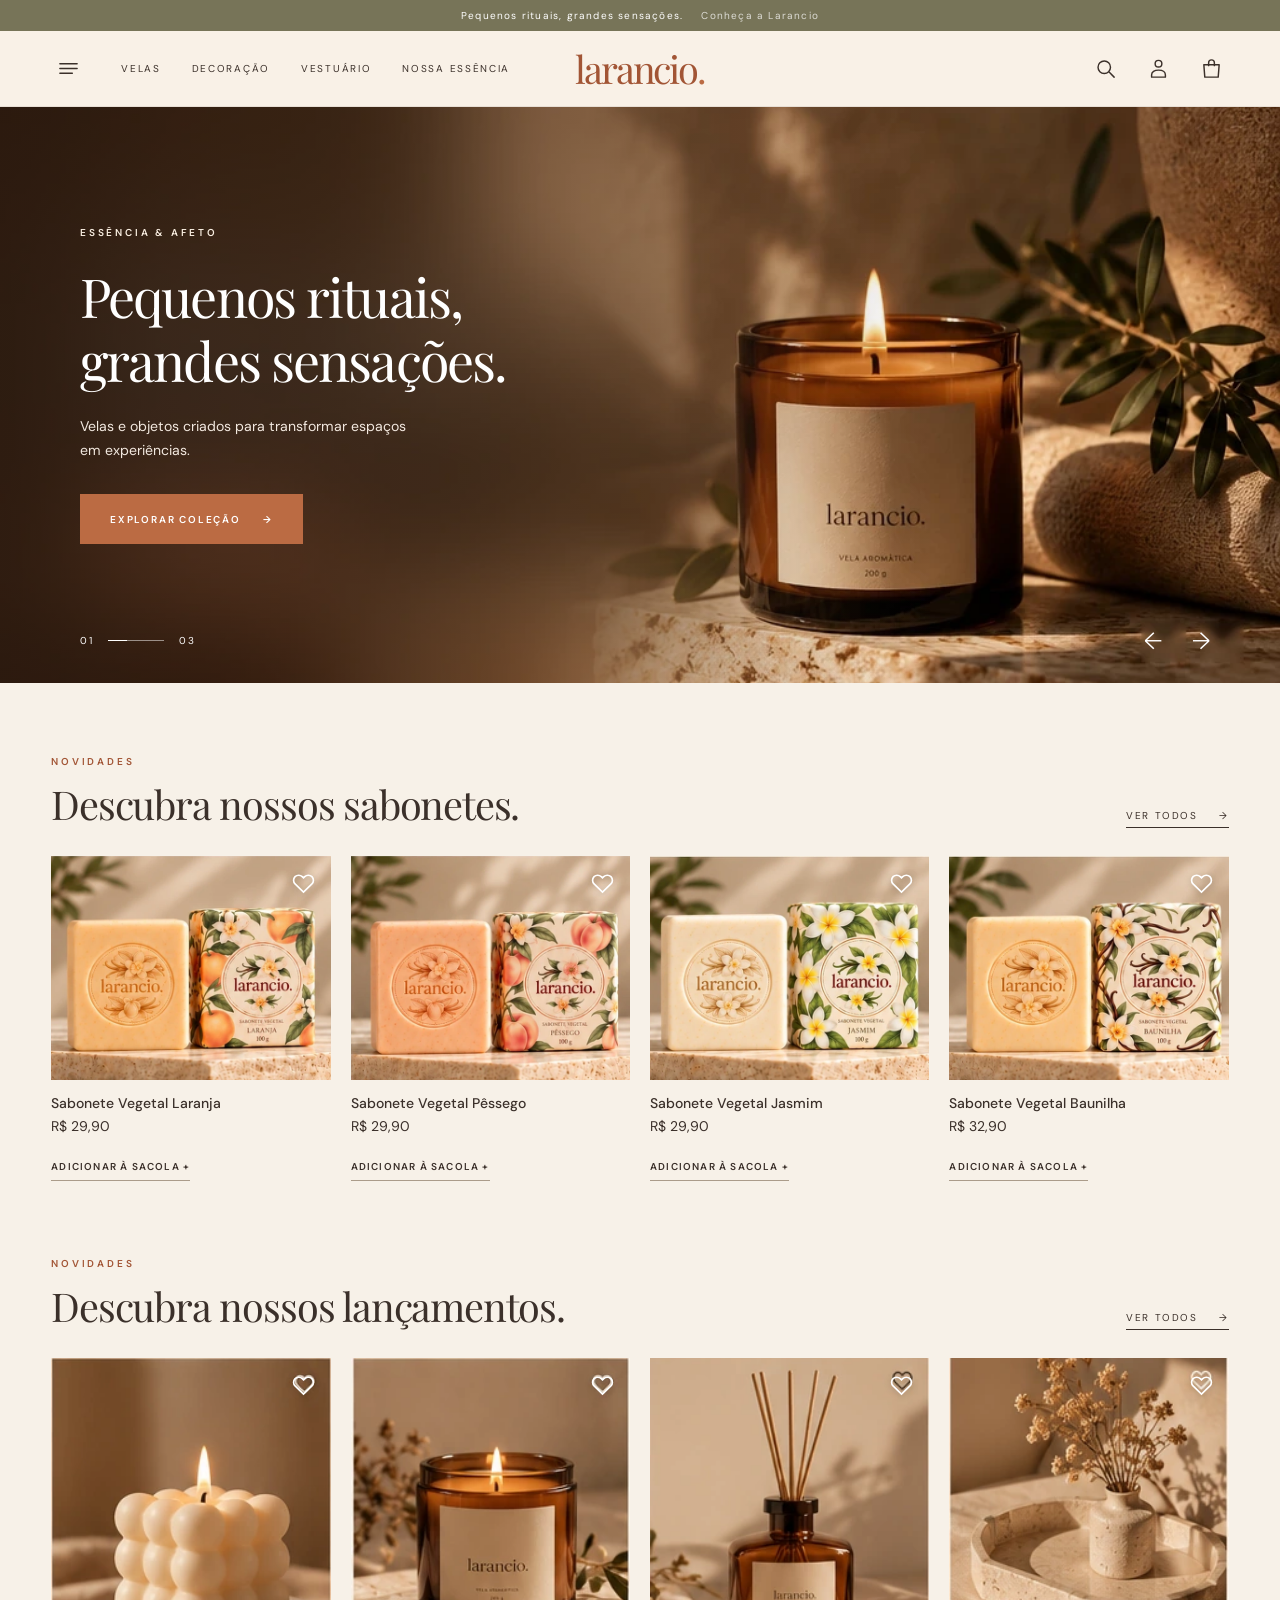
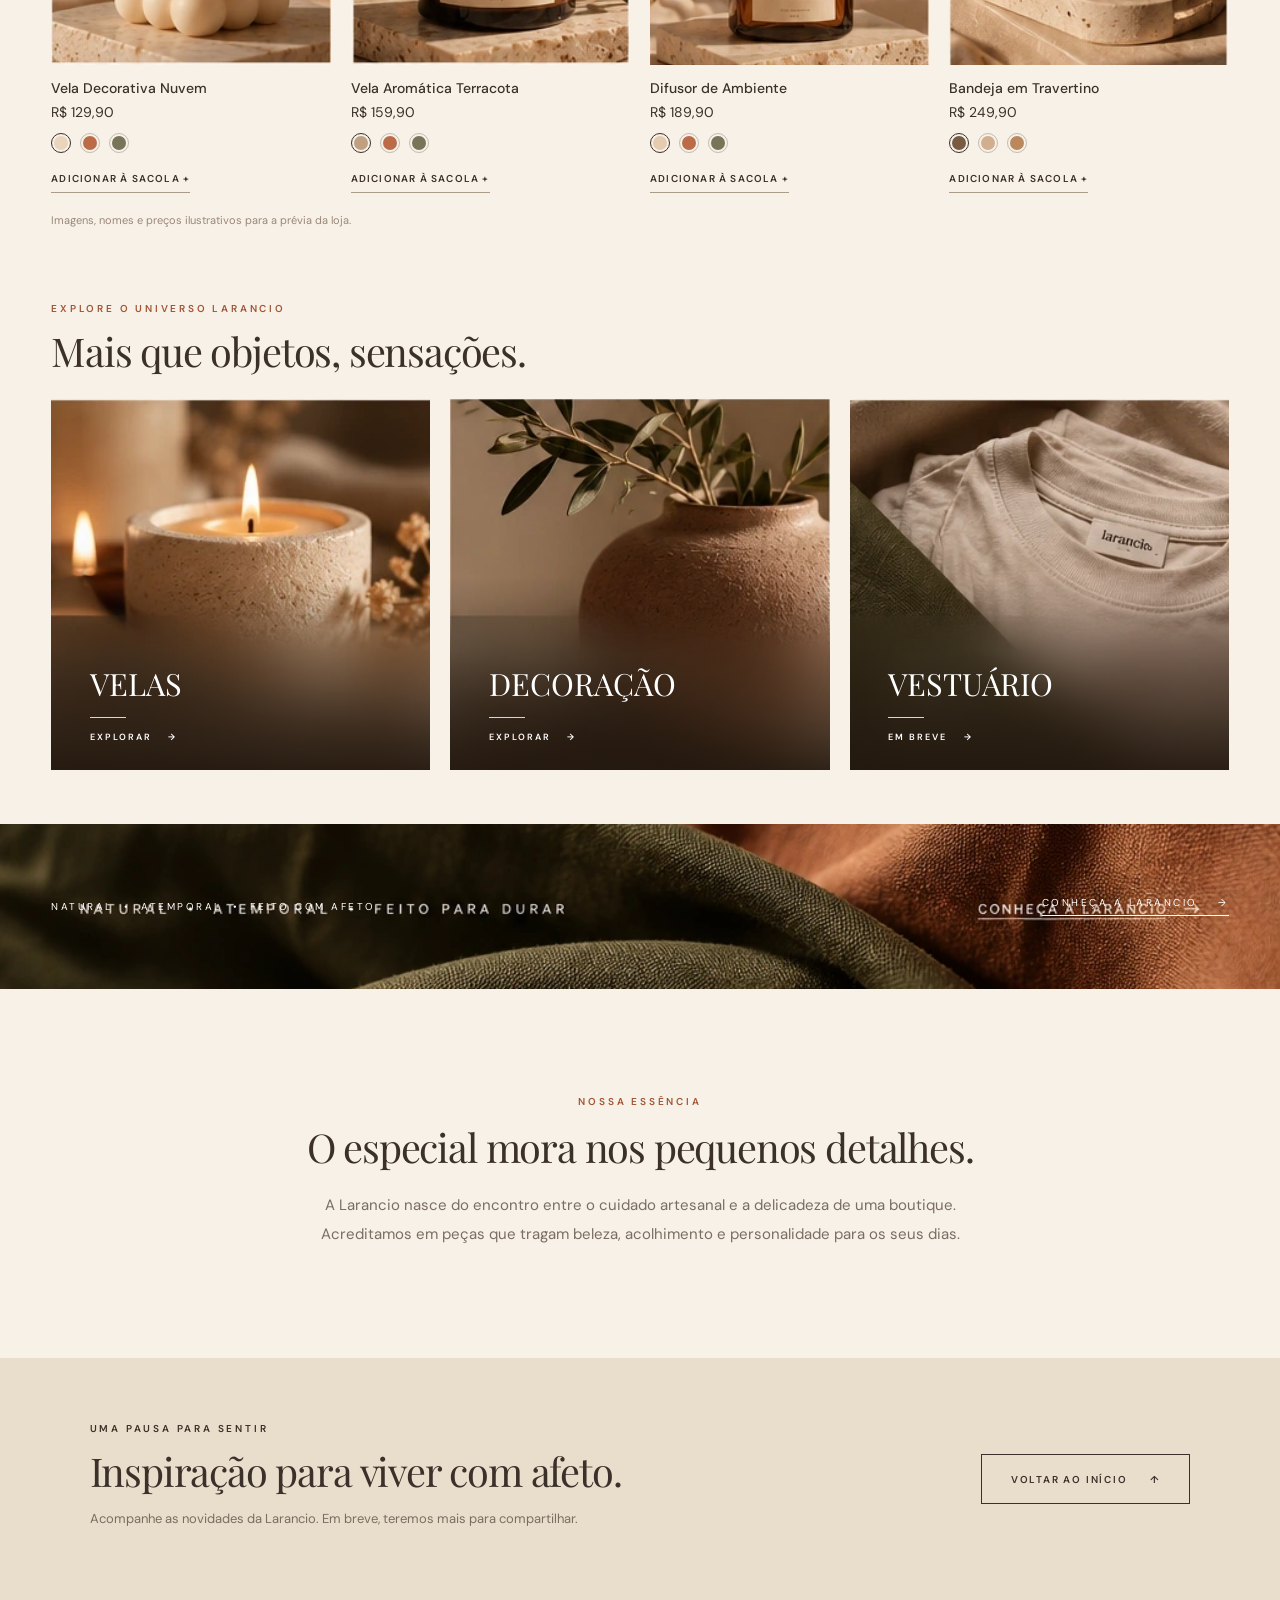
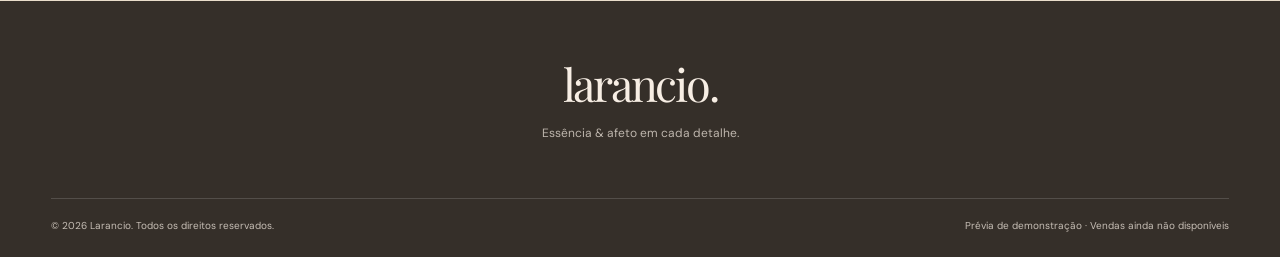
<file: index.html>
<!doctype html>
<html lang="pt-BR">
<head>
  <meta charset="utf-8">
  <meta name="viewport" content="width=device-width, initial-scale=1">
  <meta name="theme-color" content="#f5eee3">
  <meta name="description" content="Larancio: velas artesanais, aromas e peças para tornar a casa mais sua. Feito com afeto, pensado para encantar.">
  <title>larancio. — Essência & Afeto</title>
  <link rel="preconnect" href="https://fonts.googleapis.com">
  <link rel="preconnect" href="https://fonts.gstatic.com" crossorigin>
  <link href="https://fonts.googleapis.com/css2?family=DM+Sans:wght@400;500;600;700&family=Jost:wght@400;500;600&family=Playfair+Display:wght@400;500&display=swap" rel="stylesheet">
  <link rel="stylesheet" href="styles.css">
  <script defer src="script.js"></script>
</head>
<body>
  <div class="announcement">Pequenos rituais, grandes sensações. <span class="announcement-secondary">Conheça a Larancio</span></div>
  <header class="site-header" id="topo">
    <div class="header-left">
      <button type="button" class="icon-button menu-trigger" data-open-menu aria-label="Abrir menu" aria-expanded="false">
        <svg viewBox="0 0 24 24" aria-hidden="true"><path d="M3 7h18M3 12h18M3 17h13"/></svg>
      </button>
      <nav class="header-links" aria-label="Categorias principais">
        <a href="#novidades" data-category="velas">Velas</a>
        <a href="#novidades" data-category="decoracao">Decoração</a>
        <a href="#novidades" data-category="vestuario">Vestuário</a>
        <a href="nossa-essencia.html">Nossa essência</a>
      </nav>
    </div>
    <a class="wordmark" href="#topo" aria-label="Larancio, página inicial">larancio<span>.</span></a>
    <div class="header-actions">
      <button type="button" class="icon-button" id="search-trigger" aria-label="Buscar produtos">
        <svg viewBox="0 0 24 24" aria-hidden="true"><circle cx="10.7" cy="10.7" r="6.5"/><path d="m16 16 5 5"/></svg>
      </button>
      <button type="button" class="icon-button account-trigger" id="account-trigger" aria-label="Minha conta">
        <svg viewBox="0 0 24 24" aria-hidden="true"><circle cx="12" cy="7" r="3.5"/><path d="M4.8 21v-2.2c0-3.2 3-5.1 7.2-5.1s7.2 1.9 7.2 5.1V21Z"/></svg>
      </button>
      <button type="button" class="icon-button cart-trigger" data-open-cart aria-label="Abrir sacola">
        <svg viewBox="0 0 24 24" aria-hidden="true"><path d="M4 8h16l-1 13H5L4 8Z"/><path d="M9 9V6a3 3 0 0 1 6 0v3"/></svg>
        <span class="cart-count" id="cart-count" hidden>0</span>
      </button>
    </div>
  </header>

  <main>
    <section class="hero" aria-label="Destaques da Larancio">
      <div class="hero-slide hero-slide-primary is-active" data-slide="0" aria-hidden="false">
        <div class="hero-picture" role="img" aria-label="Vela aromática Larancio acesa em ambiente com tons terrosos"></div>
        <div class="hero-inner">
          <span class="eyebrow hero-eyebrow">Essência &amp; afeto</span>
          <h1>Pequenos rituais,<br>grandes sensações.</h1>
          <p>Velas e objetos criados para transformar espaços em experiências.</p>
          <a class="button button-terra" href="#novidades">Explorar coleção <span aria-hidden="true">→</span></a>
        </div>
      </div>
      <div class="hero-slide hero-slide-secondary" data-slide="1" aria-hidden="true">
        <div class="hero-picture"></div>
        <div class="hero-inner">
          <span class="eyebrow hero-eyebrow">O encanto dos detalhes</span>
          <h2>Feito à mão.<br>Feito para sentir.</h2>
          <p>Texturas, aromas e detalhes que fazem o cotidiano florescer.</p>
          <a class="button button-terra" href="#colecoes">Nossas coleções <span aria-hidden="true">→</span></a>
        </div>
      </div>
      <div class="hero-slide hero-slide-tertiary" data-slide="2" aria-hidden="true">
        <div class="hero-picture"></div>
        <div class="hero-inner">
          <span class="eyebrow hero-eyebrow">A beleza de estar em casa</span>
          <h2>Design que acolhe.<br>Presença que fica.</h2>
          <p>Peças para compor histórias, ambientes e momentos especiais.</p>
          <a class="button button-terra" href="#colecoes">Descobrir decoração <span aria-hidden="true">→</span></a>
        </div>
      </div>
      <div class="hero-controls">
        <div class="hero-indicators"><span id="slide-current">01</span><span class="hero-progress"><span id="slide-progress"></span></span><span>03</span></div>
        <div class="hero-arrows">
          <button type="button" class="hero-arrow" id="prev-slide" aria-label="Destaque anterior">←</button>
          <button type="button" class="hero-arrow" id="next-slide" aria-label="Próximo destaque">→</button>
        </div>
      </div>
    </section>

    <!-- Coleção de sabonetes: primeira vitrine de produtos, sem alterar o banner ou as coleções existentes. -->
    <section class="arrivals section-wrap soaps-section" id="sabonetes" aria-labelledby="soaps-title">
      <div class="section-heading">
        <div><span class="eyebrow terra-text">Novidades</span><h2 id="soaps-title">Descubra nossos sabonetes.</h2></div>
        <a class="text-link" href="#novidades" data-category="sabonetes">Ver todos <span aria-hidden="true">→</span></a>
      </div>
      <div class="product-grid soap-grid" id="soap-grid"></div>
    </section>

    <section class="arrivals section-wrap" id="novidades" aria-labelledby="arrivals-title">
      <div class="section-heading">
        <div><span class="eyebrow terra-text" id="section-kicker">Novidades</span><h2 id="arrivals-title">Descubra nossos lançamentos.</h2></div>
        <a class="text-link" href="#novidades" id="show-all">Ver todos <span aria-hidden="true">→</span></a>
      </div>
      <div class="catalog-toolbar" id="catalog-toolbar" hidden>
        <span id="catalog-count">4 produtos</span>
        <label class="sort-wrap">Ordenar por <select id="sort-select" aria-label="Ordenar produtos"><option value="featured">Destaques</option><option value="low">Menor preço</option><option value="high">Maior preço</option><option value="alpha">Nome A–Z</option></select></label>
      </div>
      <div class="product-grid" id="product-grid"></div>
      <div class="no-results" id="no-results" hidden><h3>Nenhum produto encontrado</h3><p>Experimente outra busca ou conheça todas as coleções.</p><button class="button button-outline" type="button" id="clear-filters">Ver todos os produtos</button></div>
      <p class="demo-caption">Imagens, nomes e preços ilustrativos para a prévia da loja.</p>
    </section>

    <section class="collections section-wrap" id="colecoes" aria-labelledby="collections-title">
      <div class="section-heading section-heading-compact"><div><span class="eyebrow terra-text">Explore o universo Larancio</span><h2 id="collections-title">Mais que objetos, sensações.</h2></div></div>
      <div class="collection-grid">
        <a class="collection-card" href="#novidades" data-category="velas"><img src="assets/colecao-velas.webp" alt="Vela artesanal em recipiente de pedra" loading="lazy"><span class="collection-info"><span class="collection-title">Velas</span><span class="collection-rule"></span><span class="collection-cta">Explorar <span aria-hidden="true">→</span></span></span></a>
        <a class="collection-card" href="#novidades" data-category="decoracao"><img src="assets/colecao-decoracao.webp" alt="Vaso artesanal com ramos de oliveira" loading="lazy"><span class="collection-info"><span class="collection-title">Decoração</span><span class="collection-rule"></span><span class="collection-cta">Explorar <span aria-hidden="true">→</span></span></span></a>
        <a class="collection-card" href="#novidades" data-category="vestuario"><img src="assets/colecao-vestuario.webp" alt="Roupas em tecido natural com etiqueta Larancio" loading="lazy"><span class="collection-info"><span class="collection-title">Vestuário</span><span class="collection-rule"></span><span class="collection-cta">Em breve <span aria-hidden="true">→</span></span></span></a>
      </div>
    </section>

    <section class="manifesto" aria-label="Nossa essência">
      <div class="manifesto-inner"><span>Natural&nbsp; • &nbsp;Atemporal&nbsp; • &nbsp;Feito com afeto</span><a href="nossa-essencia.html">Conheça a Larancio <span aria-hidden="true">→</span></a></div>
    </section>

    <section class="about section-wrap" id="sobre" aria-labelledby="about-title">
      <span class="eyebrow terra-text">Nossa essência</span>
      <h2 id="about-title">O especial mora nos pequenos detalhes.</h2>
      <p>A Larancio nasce do encontro entre o cuidado artesanal e a delicadeza de uma boutique. Acreditamos em peças que tragam beleza, acolhimento e personalidade para os seus dias.</p>
    </section>
    <section class="newsletter" aria-labelledby="newsletter-title">
      <div><span class="eyebrow">Uma pausa para sentir</span><h2 id="newsletter-title">Inspiração para viver com afeto.</h2><p>Acompanhe as novidades da Larancio. Em breve, teremos mais para compartilhar.</p></div>
      <a class="button button-outline" href="#topo">Voltar ao início <span aria-hidden="true">↑</span></a>
    </section>
  </main>

  <footer class="site-footer"><div class="footer-top"><a class="footer-brand" href="#topo">larancio.</a><p>Essência & afeto em cada detalhe.</p></div><div class="footer-bottom"><span>© <span id="year"></span> Larancio. Todos os direitos reservados.</span><span>Prévia de demonstração · Vendas ainda não disponíveis</span></div></footer>

  <div class="backdrop" id="backdrop" hidden></div>
  <aside class="drawer left-drawer" id="menu-drawer" aria-label="Menu de navegação" aria-hidden="true"><div class="drawer-header"><span class="drawer-heading">Explorar</span><button class="icon-button" data-close-drawer aria-label="Fechar menu">×</button></div><nav class="drawer-nav"><a href="#topo" data-close-drawer>Início</a><a href="#sabonetes" data-close-drawer>Sabonetes</a><a href="#novidades" data-category="velas">Velas</a><a href="#novidades" data-category="decoracao">Decoração</a><a href="#novidades" data-category="vestuario">Vestuário <small>em breve</small></a><a href="#sobre" data-close-drawer>Sobre a Larancio</a><a href="nossa-essencia.html" data-close-drawer>Nossa essência</a></nav><p class="drawer-quote">Feito com afeto.<br>Pensado para encantar.</p></aside>

  <aside class="drawer right-drawer" id="cart-drawer" aria-label="Sua sacola" aria-hidden="true"><div class="drawer-header"><span class="drawer-heading">Minha sacola <span id="cart-heading-count">(0)</span></span><button class="icon-button" data-close-drawer aria-label="Fechar sacola">×</button></div><div class="cart-items" id="cart-items"></div><div class="cart-footer"><div class="cart-total"><span>Subtotal</span><strong id="cart-total">R$ 0,00</strong></div><p>Frete e descontos serão calculados no checkout.</p><button class="button button-terra checkout-button" type="button" disabled>Finalizar compra · Em breve</button><p class="cart-disclaimer">Esta é uma demonstração. Nenhum pedido ou pagamento será realizado.</p></div></aside>

  <div class="search-panel" id="search-panel" role="dialog" aria-modal="true" aria-label="Buscar produtos" hidden><div class="search-head"><span>Buscar na Larancio</span><button class="icon-button" id="close-search" aria-label="Fechar busca">×</button></div><div class="search-input-wrap"><svg viewBox="0 0 24 24" aria-hidden="true"><circle cx="10.7" cy="10.7" r="6.5"/><path d="m16 16 5 5"/></svg><input id="search-input" type="search" placeholder="O que você está procurando?" autocomplete="off"><button type="button" id="search-submit">Buscar →</button></div><p>Experimente buscar por sabonete, vela, aroma ou decoração.</p></div>

  <div class="product-modal" id="product-modal" role="dialog" aria-modal="true" aria-labelledby="modal-product-name" hidden><div class="product-modal-content"><button class="modal-close icon-button" id="close-product" aria-label="Fechar detalhes">×</button><img id="modal-product-image" src="assets/vela-nuvem.webp" alt=""><div class="modal-product-details"><span class="eyebrow terra-text">Coleção Larancio</span><h2 id="modal-product-name"></h2><div class="modal-price" id="modal-product-price"></div><p id="modal-product-description"></p><label for="product-quantity">Quantidade</label><div class="quantity-picker"><button type="button" id="quantity-minus" aria-label="Diminuir quantidade">−</button><input type="number" value="1" min="1" max="20" id="product-quantity" inputmode="numeric"><button type="button" id="quantity-plus" aria-label="Aumentar quantidade">+</button></div><button class="button button-terra" type="button" id="modal-add-cart">Adicionar à sacola <span aria-hidden="true">→</span></button><small>Produto demonstrativo. Compra real indisponível nesta versão.</small></div></div></div>

  <div class="toast" id="toast" role="status" aria-live="polite"></div>
</body>
</html>
</file>
<file: styles.css>
:root{--linen:#f7f1e8;--cream:#fcf8f2;--terra:#bb6b43;--terra-deep:#a25535;--olive:#777458;--coffee:#3b302a;--muted:#7a6d62;--line:#e8dcd0;--serif:'Playfair Display',Georgia,serif;--sans:'DM Sans',Arial,sans-serif;--tracking:.19em}
*,*::before,*::after{box-sizing:border-box}html{scroll-behavior:smooth;scroll-padding-top:95px}body{margin:0;background:var(--linen);color:var(--coffee);font-family:var(--sans);-webkit-font-smoothing:antialiased}body.locked{overflow:hidden}img{max-width:100%;display:block}a{color:inherit;text-decoration:none}button,input,select{font:inherit}button{cursor:pointer}button:disabled{cursor:not-allowed}button:focus-visible,a:focus-visible,input:focus-visible,select:focus-visible{outline:2px solid var(--terra);outline-offset:4px}[hidden]{display:none!important}
.announcement{padding:9px 20px;text-align:center;background:var(--olive);color:#fff;font-size:10px;letter-spacing:.12em}.announcement-secondary{margin-left:14px;opacity:.75}.site-header{height:76px;background:rgba(249,242,232,.96);display:grid;grid-template-columns:1fr auto 1fr;align-items:center;gap:20px;padding:0 clamp(20px,4vw,68px);position:relative;z-index:50;border-bottom:1px solid rgba(59,48,42,.09)}.header-left,.header-actions,.header-links{display:flex;align-items:center}.header-left{gap:35px}.header-links{gap:31px}.header-links a{font-size:10px;letter-spacing:.17em;text-transform:uppercase;transition:color .2s;white-space:nowrap}.header-links a:hover,.drawer-nav a:hover{color:var(--terra)}.header-actions{justify-content:flex-end;gap:18px}.wordmark{font-family:var(--serif);font-size:38px;line-height:1;color:var(--terra-deep);letter-spacing:-.058em;white-space:nowrap}.wordmark span{color:var(--terra)}.icon-button{border:0;padding:6px;background:transparent;display:grid;place-items:center;position:relative;color:var(--coffee);line-height:1;font-size:30px}.icon-button svg,.search-input-wrap svg{height:23px;width:23px;fill:none;stroke:currentColor;stroke-width:1.5;stroke-linecap:round;stroke-linejoin:round}.icon-button:hover{color:var(--terra)}.cart-count{position:absolute;right:0;top:0;background:var(--terra-deep);color:#fff;border-radius:50%;font-size:10px;width:17px;height:17px;display:grid;place-items:center}
.hero{height:clamp(480px,45vw,650px);background:#705035;position:relative;overflow:hidden;color:#fff}.hero-slide{position:absolute;inset:0;opacity:0;pointer-events:none;transition:opacity .65s ease}.hero-slide.is-active{opacity:1;pointer-events:auto;z-index:1}.hero-picture{position:absolute;inset:0;background-size:cover;background-position:center}.hero-slide-primary .hero-picture{background-image:linear-gradient(90deg,rgba(42,24,14,.66),rgba(56,33,19,.35) 47%,transparent 73%),url('assets/hero-vela.webp')}.hero-slide-secondary .hero-picture{background-image:url('assets/hero-sabonetes.webp');background-position:center center}.hero-slide-tertiary .hero-picture{background-image:linear-gradient(90deg,rgba(34,35,22,.91),rgba(34,35,22,.57) 50%,rgba(34,35,22,.1) 100%),url('assets/colecao-decoracao.webp');background-position:center 43%}.hero-inner{position:relative;z-index:1;max-width:610px;height:100%;display:flex;align-items:flex-start;flex-direction:column;justify-content:center;padding:0 0 20px clamp(28px,6.25vw,105px)}.eyebrow{font-size:10px;font-weight:600;letter-spacing:.28em;text-transform:uppercase}.hero-eyebrow{color:#f9eee1;display:block;margin-bottom:25px}.hero h1,.hero h2{font:400 clamp(37px,4.2vw,69px)/1.2 var(--serif);letter-spacing:-.035em;margin:0 0 22px}.hero p{font-size:clamp(14px,1.1vw,17px);max-width:350px;line-height:1.7;margin:0 0 32px;color:#f3e9e0}.button{min-height:50px;padding:0 29px;display:inline-flex;align-items:center;justify-content:center;gap:22px;border:1px solid transparent;border-radius:0;font-size:10px;font-weight:600;letter-spacing:.18em;text-transform:uppercase;transition:background .2s,transform .2s,color .2s}.button:hover{transform:translateY(-2px)}.button-terra{background:var(--terra);color:#fff}.button-terra:hover{background:var(--terra-deep)}.button-outline{border-color:var(--coffee);background:transparent;color:var(--coffee)}.button-outline:hover{background:var(--coffee);color:var(--cream)}.hero-controls{position:absolute;z-index:3;bottom:26px;left:clamp(28px,6.25vw,105px);right:clamp(28px,5vw,80px);display:flex;justify-content:space-between;align-items:center}.hero-indicators{display:flex;align-items:center;gap:15px;font-size:10px;letter-spacing:.16em}.hero-progress{height:1px;background:rgba(255,255,255,.5);width:56px;display:block}.hero-progress span{display:block;background:#fff;height:1px;width:33%;transition:transform .35s}.hero-arrows{display:flex;gap:18px}.hero-arrow{border:0;background:none;color:#fff;font-size:24px;font-weight:300}.hero-arrow:hover{opacity:.6}
.section-wrap{max-width:1500px;margin:0 auto;padding-left:clamp(22px,4vw,66px);padding-right:clamp(22px,4vw,66px)}.arrivals{padding-top:66px}.section-heading{display:flex;align-items:flex-end;justify-content:space-between;gap:25px;margin-bottom:28px}.terra-text{color:var(--terra-deep)}.section-heading h2,.about h2,.newsletter h2{font:400 clamp(30px,3.1vw,47px)/1.24 var(--serif);letter-spacing:-.03em;margin:9px 0 0}.text-link{font-size:10px;text-transform:uppercase;letter-spacing:.16em;white-space:nowrap;padding-bottom:5px;border-bottom:1px solid var(--coffee)}.text-link span{padding-left:17px}.text-link:hover{color:var(--terra);border-color:var(--terra)}.catalog-toolbar{display:flex;justify-content:space-between;align-items:center;margin:-6px 0 24px;font-size:12px;color:var(--muted)}.sort-wrap{display:flex;align-items:center;gap:10px}.sort-wrap select{padding:9px 24px 9px 12px;border:1px solid var(--line);background:var(--cream);color:var(--coffee);font-size:12px}.product-grid{display:grid;grid-template-columns:repeat(4,minmax(0,1fr));gap:20px}.product-card{min-width:0}.product-image-wrap{position:relative;overflow:hidden;background:#dac3ab;aspect-ratio: .91;cursor:pointer}.product-image-wrap img{width:100%;height:100%;object-fit:cover;transition:transform .6s}.product-image-wrap:hover img{transform:scale(1.045)}.wish-button{position:absolute;right:12px;top:12px;background:none;border:0;color:#fff;padding:4px;filter:drop-shadow(0 1px 3px rgba(0,0,0,.26))}.wish-button svg{height:23px;width:23px;fill:transparent;stroke:currentColor;stroke-width:1.7}.wish-button.is-liked svg{fill:var(--terra);stroke:var(--terra)}.product-details{padding-top:13px}.product-name{background:none;padding:0;border:0;text-align:left;color:var(--coffee);font-size:14px;line-height:1.45;font-weight:500;display:block}.product-name:hover{color:var(--terra)}.product-price{font-size:14px;margin-top:4px}.swatches{display:flex;gap:9px;margin-top:12px}.swatch{border:1px solid rgba(59,48,42,.28);border-radius:50%;height:20px;width:20px;padding:2px;background:transparent}.swatch::after{content:'';display:block;width:100%;height:100%;background:var(--swatch);border-radius:50%}.swatch.active{border-color:var(--coffee)}.card-add{margin-top:12px;padding:7px 0;color:var(--coffee);font-size:10px;font-weight:600;letter-spacing:.12em;text-transform:uppercase;background:none;border:0;border-bottom:1px solid #ab9c8a}.card-add:hover{color:var(--terra);border-color:var(--terra)}.no-results{text-align:center;padding:50px 10px}.no-results h3{font:400 28px var(--serif);margin:0 0 10px}.no-results p{color:var(--muted)}.demo-caption{font-size:11px;color:#9a8777;margin-top:20px}
.collections{padding-top:58px;padding-bottom:54px}.section-heading-compact{margin-bottom:24px}.collection-grid{display:grid;grid-template-columns:repeat(3,minmax(0,1fr));gap:20px}.collection-card{display:block;position:relative;height:clamp(260px,29vw,405px);background:#8d6b50;overflow:hidden;color:#fff}.collection-card img{width:100%;height:100%;object-fit:cover;transition:transform .6s}.collection-card:hover img{transform:scale(1.05)}.collection-card::after{content:'';position:absolute;inset:48% 0 0;background:linear-gradient(transparent,rgba(35,24,15,.92))}.collection-info{position:absolute;z-index:1;left:clamp(20px,3vw,48px);bottom:27px;display:flex;flex-direction:column;gap:13px}.collection-title{font:400 clamp(25px,2.4vw,37px) var(--serif);text-transform:uppercase}.collection-rule{width:36px;background:#e6d4c0;height:1px}.collection-cta{font-size:9px;font-weight:600;letter-spacing:.23em;text-transform:uppercase}.collection-cta span{margin-left:12px}
.manifesto{background:#27271f url('assets/tecidos.webp') center/cover no-repeat;color:#fff;min-height:165px}.manifesto-inner{max-width:1500px;padding:0 clamp(22px,4vw,66px);margin:auto;min-height:165px;display:flex;justify-content:space-between;gap:24px;align-items:center;font-size:10px;letter-spacing:.25em;text-transform:uppercase}.manifesto-inner a{border-bottom:1px solid #fff;padding-bottom:6px;white-space:nowrap}.manifesto-inner a span{margin-left:15px}.about{padding-top:100px;padding-bottom:110px;text-align:center}.about h2{max-width:750px;margin:12px auto 20px}.about p{max-width:650px;margin:auto;color:var(--muted);line-height:1.9;font-size:15px}.newsletter{padding:58px clamp(22px,7vw,105px);background:#e9ddcb;display:flex;justify-content:space-between;align-items:center;gap:26px}.newsletter h2{margin-bottom:10px}.newsletter p{color:var(--muted);line-height:1.65;font-size:13px}.site-footer{background:#352f29;color:#f7eee4;padding:52px clamp(22px,4vw,66px) 25px}.footer-top{text-align:center;padding-bottom:45px}.footer-brand{font:400 45px var(--serif);letter-spacing:-.05em}.footer-top p{font-size:12px;opacity:.7}.footer-bottom{border-top:1px solid rgba(255,255,255,.2);padding-top:20px;display:flex;align-items:center;justify-content:space-between;gap:20px;flex-wrap:wrap;font-size:10px;opacity:.75}
.backdrop{position:fixed;inset:0;z-index:95;background:rgba(23,18,15,.55)}.drawer{position:fixed;top:0;bottom:0;z-index:100;background:var(--cream);width:min(450px,91vw);display:flex;flex-direction:column;box-shadow:0 0 60px rgba(0,0,0,.14);transition:transform .28s ease;visibility:hidden}.left-drawer{left:0;transform:translateX(-105%)}.right-drawer{right:0;transform:translateX(105%)}.drawer.is-open{transform:translateX(0);visibility:visible}.drawer-header{padding:23px 28px;border-bottom:1px solid var(--line);display:flex;justify-content:space-between;align-items:center}.drawer-heading{font:400 27px var(--serif)}.drawer-nav{padding:25px 30px;display:flex;flex-direction:column}.drawer-nav a{padding:17px 0;border-bottom:1px solid var(--line);font:400 28px var(--serif)}.drawer-nav small{font:500 10px var(--sans);color:var(--muted);text-transform:uppercase;letter-spacing:.1em;margin-left:6px}.drawer-quote{margin:auto 30px 35px;font:400 25px/1.5 var(--serif);color:var(--terra)}.cart-items{flex:1;overflow-y:auto;padding:22px 26px}.cart-empty{text-align:center;padding:80px 0 20px}.cart-empty svg{margin:auto;color:var(--terra);height:42px;width:42px;stroke:currentColor;fill:none;stroke-width:1.2}.cart-empty h3{font:400 27px var(--serif);margin:23px 0 8px}.cart-empty p{color:var(--muted);font-size:13px}.cart-product{display:grid;grid-template-columns:92px 1fr;gap:15px;padding:18px 0;border-bottom:1px solid var(--line)}.cart-product img{width:92px;height:106px;object-fit:cover}.cart-product-info{min-width:0}.cart-product-info strong{font-weight:500;font-size:13px;line-height:1.4}.cart-product-info>p{font-size:13px;margin:7px 0;color:var(--coffee)}.cart-actions{display:flex;align-items:center;gap:7px}.cart-actions button{border:1px solid var(--line);background:transparent;width:28px;height:27px}.cart-actions span{font-size:13px;padding:0 4px}.cart-actions .cart-remove{margin-left:auto;border:none;width:auto;text-decoration:underline;font-size:11px}.cart-footer{border-top:1px solid var(--line);padding:22px 26px 26px}.cart-total{display:flex;justify-content:space-between;align-items:center;font-size:14px}.cart-total strong{font-weight:600}.cart-footer p{font-size:11px;color:var(--muted);margin:13px 0}.checkout-button{width:100%;margin-top:12px;opacity:.55}.cart-footer .cart-disclaimer{font-size:10px;line-height:1.5}.search-panel{position:fixed;z-index:102;inset:0 0 auto;background:var(--cream);padding:25px clamp(22px,5vw,75px) 55px;box-shadow:0 30px 80px rgba(0,0,0,.15)}.search-head{display:flex;justify-content:space-between;align-items:center;margin-bottom:34px;font:400 27px var(--serif)}.search-input-wrap{display:flex;gap:16px;align-items:center;border-bottom:1px solid var(--coffee);padding-bottom:14px}.search-input-wrap svg{flex-shrink:0}.search-input-wrap input{min-width:0;flex:1;border:0;background:transparent;outline:0;font-size:20px;color:var(--coffee)}.search-input-wrap button{background:none;border:none;font-weight:600;white-space:nowrap;font-size:12px}.search-panel>p{font-size:12px;color:var(--muted)}.product-modal{position:fixed;z-index:105;inset:0;background:rgba(18,14,11,.68);display:grid;place-items:center;padding:22px;overflow:auto}.product-modal-content{background:var(--cream);width:min(830px,100%);display:grid;grid-template-columns:1fr 1fr;position:relative;max-height:95vh;overflow:auto}.product-modal-content>img{width:100%;height:100%;object-fit:cover;min-height:440px}.modal-close{position:absolute;top:10px;right:12px;z-index:1}.modal-product-details{padding:55px 38px 32px;display:flex;flex-direction:column;align-items:flex-start}.modal-product-details h2{font:400 32px/1.3 var(--serif);margin:15px 0}.modal-price{font-size:19px;margin-bottom:20px}.modal-product-details p{color:var(--muted);font-size:14px;line-height:1.8;margin:0 0 30px}.modal-product-details label{font-size:11px;text-transform:uppercase;letter-spacing:.15em}.quantity-picker{display:flex;border:1px solid var(--line);margin:11px 0 23px;height:44px}.quantity-picker button{width:42px;background:transparent;border:0;font-size:18px}.quantity-picker input{width:50px;text-align:center;border:0;background:transparent;-moz-appearance:textfield}.quantity-picker input::-webkit-inner-spin-button{-webkit-appearance:none}.modal-product-details small{font-size:10px;color:var(--muted);line-height:1.6;margin-top:16px}.toast{position:fixed;bottom:25px;left:50%;z-index:120;transform:translate(-50%,130px);background:var(--coffee);color:#fff;padding:15px 25px;font-size:13px;text-align:center;opacity:0;transition:all .3s;min-width:240px;pointer-events:none}.toast.visible{transform:translate(-50%,0);opacity:1}
@media (max-width:1000px){.header-links{gap:14px}.header-left{gap:15px}.header-links a{font-size:9px}.product-grid{gap:13px}.collection-grid{gap:12px}}
@media (max-width:740px){html{scroll-padding-top:68px}.announcement{font-size:9px;padding:8px}.announcement-secondary{display:none}.site-header{height:66px;padding:0 16px}.header-links{display:none}.wordmark{font-size:32px}.header-actions{gap:10px}.account-trigger{display:none}.icon-button svg{width:22px;height:22px}.hero{height:auto;min-height:0;aspect-ratio:auto;padding-top:0;background:#6b482d;display:block;overflow:hidden}.hero-slide{position:relative;inset:auto;display:none;min-height:600px;flex-direction:column;opacity:1}.hero-slide.is-active{display:flex}.hero-picture{position:relative;inset:auto;width:100%;height:350px;flex-shrink:0;background-position:69% center}.hero-slide-primary .hero-picture{background-image:url('assets/hero-vela.webp');background-position:68% center}.hero-slide-secondary .hero-picture{background-image:url('assets/hero-sabonetes.webp');background-position:72% center}.hero-slide-tertiary .hero-picture{background-image:url('assets/colecao-decoracao.webp');background-position:center 39%}.hero-inner{max-width:none;min-height:280px;height:auto;align-items:center;justify-content:flex-start;padding:28px 26px 67px;text-align:center;background:linear-gradient(135deg,#5b3b2a,#372a22)}.hero-eyebrow{margin-bottom:13px}.hero h1,.hero h2{font-size:clamp(30px,7vw,43px);line-height:1.25;margin-bottom:10px}.hero p{font-size:12px;line-height:1.7;margin-bottom:19px;max-width:300px}.hero .button{min-height:45px;padding:0 23px}.hero-controls{left:25px;right:25px;bottom:18px}.hero-indicators{gap:10px}.arrivals{padding-top:45px}.section-heading{gap:13px;margin-bottom:18px}.section-heading h2{font-size:clamp(27px,5vw,34px)}.text-link{font-size:9px}.text-link span{padding-left:6px}.product-grid{grid-template-columns:repeat(2,minmax(0,1fr));gap:29px 13px}.product-name,.product-price{font-size:12px}.product-details{padding-top:9px}.swatch{height:18px;width:18px}.card-add{font-size:9px}.collections{padding-top:50px;padding-bottom:32px}.collection-grid{grid-template-columns:1fr;gap:13px}.collection-card{height:340px}.collection-card img{object-position:center 38%}.collection-title{font-size:33px}.manifesto,.manifesto-inner{min-height:150px}.manifesto-inner{align-items:flex-start;flex-direction:column;justify-content:center;gap:18px;font-size:9px;letter-spacing:.14em}.about{padding-top:75px;padding-bottom:85px}.about h2{font-size:30px}.about p{font-size:13px}.newsletter{padding:45px 24px;flex-direction:column;align-items:flex-start}.footer-bottom{flex-direction:column;align-items:center;text-align:center}.product-modal-content{max-width:430px;display:block}.product-modal-content>img{height:250px;min-height:0}.modal-product-details{padding:27px 25px}.modal-product-details h2{font-size:27px}}
@media (max-width:410px){.hero-picture{height:275px}.hero-slide{min-height:555px}.hero-inner{min-height:280px}.section-heading h2{font-size:25px}.product-grid{column-gap:10px}.section-wrap{padding-left:16px;padding-right:16px}.product-image-wrap{aspect-ratio:.82}.text-link{font-size:8px}.card-add{font-size:8px}}
@media (prefers-reduced-motion:reduce){html{scroll-behavior:auto}*,*::before,*::after{transition-duration:.01ms!important;animation-duration:.01ms!important}}

/* Primeira vitrine: sabonetes. Herda tipografia, cores e cartões originais da Larancio. */
.soaps-section{padding-bottom:4px}
.soap-grid .product-image-wrap{aspect-ratio: 5 / 4;background:#e1ceba}
.soap-grid .product-image-wrap img{object-fit:cover}
.soap-grid .card-add{margin-top:18px}
@media (max-width:740px){.soaps-section{padding-top:45px}.soap-grid .product-image-wrap{aspect-ratio:5 / 4}}

/* LARANCIO — Janela de detalhes dos sabonetes (versão única e consistente)
   Todas as fotos de sabonetes têm proporção 5:4 e 600×480 px.
   Não altera o comportamento ou a identidade dos demais produtos. */
.product-modal.is-soap-modal {
  padding: 18px;
}
.product-modal.is-soap-modal .product-modal-content {
  width: min(1000px, 100%);
  height: min(450px, calc(100dvh - 36px));
  min-height: 0;
  max-height: calc(100dvh - 36px);
  display: grid;
  grid-template-columns: minmax(0, 56%) minmax(0, 44%);
  overflow: hidden;
  align-items: stretch;
}
.product-modal.is-soap-modal .product-modal-content > img {
  display: block;
  width: 100%;
  height: 100%;
  min-height: 0;
  max-height: none;
  object-fit: cover;
  object-position: center center;
  align-self: stretch;
  border: 0;
  padding: 0;
  margin: 0;
}
.product-modal.is-soap-modal .modal-product-details {
  padding: 43px 38px 30px;
  min-width: 0;
  min-height: 0;
  overflow-y: auto;
}
@media (max-width: 980px) {
  .product-modal.is-soap-modal {
    padding: 12px;
  }
  .product-modal.is-soap-modal .product-modal-content {
    display: block;
    width: min(520px, 100%);
    height: auto;
    max-height: calc(100dvh - 24px);
    overflow-y: auto;
  }
  .product-modal.is-soap-modal .product-modal-content > img {
    display: block;
    width: 100%;
    height: auto;
    aspect-ratio: 5 / 4;
    min-height: 0;
    max-height: none;
    object-fit: cover;
    object-position: center center;
  }
  .product-modal.is-soap-modal .modal-product-details {
    padding: 29px 28px 32px;
    overflow: visible;
  }
}
@media (max-width: 420px) {
  .product-modal.is-soap-modal .modal-product-details {
    padding: 25px 22px 28px;
  }
}
</file>
